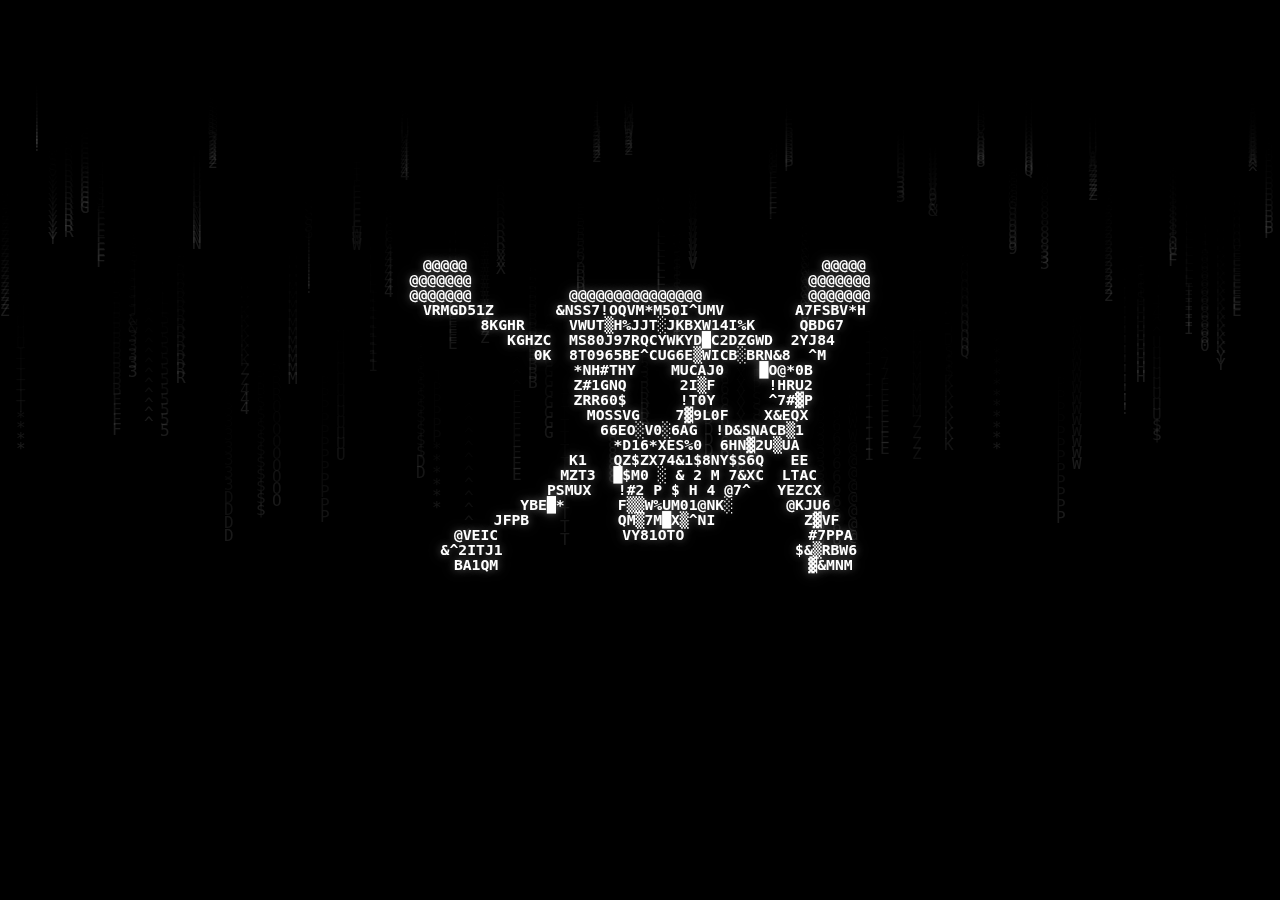
<file: index.html>
<!DOCTYPE html>
<html lang="ko">
<head>
<meta charset="UTF-8">
<meta name="viewport" content="width=device-width, initial-scale=1.0">
<title>DEVILTOWN</title>

<style>
html, body {
  margin: 0;
  padding: 0;
  width: 100%;
  height: 100%;
  background: #000;
  overflow: hidden;
  font-family: ui-monospace, Menlo, Monaco, Consolas, "Courier New", monospace;
}

/* ===== Noise background ===== */
#noise {
  position: fixed;
  inset: 0;
  z-index: 1;
  opacity: 0.45;
}

/* ===== Center stage ===== */
.stage {
  position: fixed;
  inset: 0;
  display: flex;
  justify-content: center;
  align-items: center;
  z-index: 10;
  pointer-events: none;
}

#art {
  text-align: center;
  padding: 24px 30px;
  background: rgba(0,0,0,0.15);
  box-shadow: 0 0 80px 50px rgba(0,0,0,0.6);
}

/* ===== ASCII ===== */
pre {
  margin: 0;
  white-space: pre;
  color: #fff;
  text-shadow:
    0 0 8px rgba(255,255,255,0.35),
    0 0 18px rgba(255,255,255,0.2);
}

#ascii {
  font-size: clamp(10px, 1.15vw, 16px);
  line-height: 1.02;
  font-weight: 800;
}
#skullSpan{ display:block; font-size: 1em; }
#logoSpan{ display:block; font-size: 0.70em; margin-top: 12px; }

#skullSpan.glitch{
  animation: nudge 4.2s steps(6,end) infinite;
  filter: brightness(1.1) contrast(1.2);
}

#skullSpan.burst{
  text-shadow:
    -4px 0 rgba(255,255,255,0.55),
     4px 0 rgba(255,255,255,0.35),
     0 0 24px rgba(255,255,255,0.6),
     0 0 64px rgba(255,255,255,0.3);
}

@keyframes nudge {
  0% { transform: translate(0,0); }
  6% { transform: translate(-3px,1px); }
  12% { transform: translate(4px,-2px); }
  18% { transform: translate(-5px,0); }
  24% { transform: translate(3px,2px); }
  30% { transform: translate(0,-3px); }
  60% { transform: translate(0,0); }
  72% { transform: translate(-4px,2px); }
  84% { transform: translate(5px,-2px); }
  100% { transform: translate(0,0); }
}

@keyframes logoFlicker{
  0%, 100%{ opacity: 1; }
  45%{ opacity: 0.92; }
  46%{ opacity: 1; }
  78%{ opacity: 0.95; }
  79%{ opacity: 1; }
}

#logoSpan.glitch{
  animation: logoFlicker 1.9s steps(2,end) infinite;
  filter: brightness(1.05) contrast(1.15);
}

#logoSpan.burst{
  text-shadow:
    -4px 0 rgba(255,255,255,0.55),
     4px 0 rgba(255,255,255,0.35),
     0 0 24px rgba(255,255,255,0.6),
     0 0 64px rgba(255,255,255,0.3);
}

</style>
</head>

<body>

<canvas id="noise"></canvas>

<div class="stage">
  <div id="art">
    <pre id="ascii"><span id="skullSpan"></span><span id="logoSpan"></span></pre>
  </div>
</div>


<script>
/* ===== Noise ===== */
// ===== Config =====
// backgroundMode:
//  - "digitalRain" : option #1 (slow matrix-like rain, clearer)
//  - "noiseFade"   : current option #3 (random noise that fades after skull/logo)
let backgroundMode = "digitalRain";

// Visual effects
let enableSuckIn = false; // dark vignette that ramps up when skull decoding starts

// iPhone / mobile perf hints
const isMobile = /iPhone|iPad|iPod|Android/i.test(navigator.userAgent);
const DPR_CAP = isMobile ? 1.5 : 2;
let dpr = Math.min(window.devicePixelRatio || 1, DPR_CAP);
let lastFrame = 0;
const TARGET_DT = isMobile ? 33 : 16; // ~30fps mobile, ~60fps desktop

const canvas = document.getElementById("noise");
const ctx = canvas.getContext("2d");
const chars = "ABCDEFGHIJKLMNOPQRSTUVWXYZ0123456789!@#$%^&*";
const fontSize = 16;
let cols, rows, grid = [];

// noise intensity controls (option #3: fade out over time)
let noiseTextAlpha = 0.22;      // how bright characters are
let noiseTrailAlpha = 0.35;     // how much the previous frame remains (lower = longer trails)
let noiseTargetTextAlpha = noiseTextAlpha;
let noiseTargetTrailAlpha = noiseTrailAlpha;

// option #1 digital rain state
let dropsY = [];
let dropsSpeed = [];
let dropsChar = [];

// suck-in effect state
let suck = 0;          // 0..1 intensity
let suckTarget = 0;

function resize(){
  dpr = Math.min(window.devicePixelRatio || 1, DPR_CAP);
  canvas.width = Math.floor(innerWidth * dpr);
  canvas.height = Math.floor(innerHeight * dpr);
  canvas.style.width = innerWidth + "px";
  canvas.style.height = innerHeight + "px";
  ctx.setTransform(dpr, 0, 0, dpr, 0, 0);

  cols = Math.ceil(innerWidth / fontSize);
  rows = Math.ceil(innerHeight / fontSize);
  grid = new Array(cols * rows).fill("");

  // digital rain state
  dropsY = new Array(cols).fill(0);
  dropsSpeed = new Array(cols).fill(0).map(() => 0.2 + Math.random() * 0.6);
  dropsChar = new Array(cols).fill(0).map(() => chars[Math.floor(Math.random() * chars.length)]);

  ctx.font = fontSize + "px monospace";
}

function drawNoise(now = performance.now()){
  // Simple frame throttling for mobile
  if (now - lastFrame < TARGET_DT) {
    requestAnimationFrame(drawNoise);
    return;
  }
  lastFrame = now;

  // Smoothly approach suck target
  suck += (suckTarget - suck) * 0.025;

  if (backgroundMode === "digitalRain") {
    // Slight fade to keep trails (gives motion without heavy redraw cost)
    ctx.fillStyle = `rgba(0,0,0,${0.18 + 0.25 * suck})`;
    ctx.fillRect(0, 0, innerWidth, innerHeight);

    // characters
    const alpha = 0.14 + 0.10 * (1 - suck); // visible initially, dim when sucking in
    ctx.fillStyle = `rgba(255,255,255,${alpha})`;
    ctx.font = fontSize + "px monospace";

    for (let c = 0; c < cols; c++) {
      // occasionally change the column character
      if (Math.random() > 0.92) dropsChar[c] = chars[Math.floor(Math.random() * chars.length)];

      const x = c * fontSize;
      const y = dropsY[c] * fontSize;
      ctx.fillText(dropsChar[c], x, y);

      // move down slowly
      dropsY[c] += dropsSpeed[c];

      // reset occasionally after it passes bottom
      if (y > innerHeight + fontSize * 2 && Math.random() > 0.97) {
        dropsY[c] = 0;
        dropsSpeed[c] = 0.2 + Math.random() * 0.6;
      }
    }

  } else {
    // ===== noiseFade (option #3) =====
    ctx.fillStyle = `rgba(0,0,0,${noiseTrailAlpha})`;
    ctx.fillRect(0, 0, innerWidth, innerHeight);

    noiseTextAlpha += (noiseTargetTextAlpha - noiseTextAlpha) * 0.02;
    noiseTrailAlpha += (noiseTargetTrailAlpha - noiseTrailAlpha) * 0.02;

    // slightly dimmer when sucking in
    const a = Math.max(0, noiseTextAlpha * (1 - 0.65 * suck));
    ctx.fillStyle = `rgba(255,255,255,${a})`;
    ctx.font = fontSize + "px monospace";

    // lower draw cost on mobile by skipping some cells
    const step = isMobile ? 2 : 1;
    for(let i = 0; i < grid.length; i += step){
      if(Math.random() > 0.90){
        grid[i] = chars[Math.floor(Math.random() * chars.length)];
      }
      const ch = grid[i];
      if(ch){
        const x = (i % cols) * fontSize;
        const y = Math.floor(i / cols) * fontSize + fontSize;
        ctx.fillText(ch, x, y);
        if(Math.random() > 0.985) grid[i] = "";
      }
    }
  }

  // Optional suck-in vignette (dark radial gradient centered on the art)
  if (enableSuckIn && suck > 0.01) {
    const rect = art.getBoundingClientRect();
    const cx = rect.left + rect.width / 2;
    const cy = rect.top + rect.height / 2;

    const r0 = Math.max(rect.width, rect.height) * (0.35 + 0.15 * (1 - suck));
    const r1 = Math.max(innerWidth, innerHeight) * (0.65 + 0.25 * suck);

    const g = ctx.createRadialGradient(cx, cy, r0, cx, cy, r1);
    g.addColorStop(0, `rgba(0,0,0,${0.00 + 0.18 * suck})`);
    g.addColorStop(1, `rgba(0,0,0,${0.25 + 0.55 * suck})`);

    ctx.fillStyle = g;
    ctx.fillRect(0, 0, innerWidth, innerHeight);
  }

  requestAnimationFrame(drawNoise);
}

/* ===== ASCII DATA ===== */
const SKULL = `
 @@@@@                                        @@@@@
@@@@@@@                                      @@@@@@@
@@@@@@@           @@@@@@@@@@@@@@@            @@@@@@@
 @@@@@@@@       @@@@@@@@@@@@@@@@@@@        @@@@@@@@
     @@@@@     @@@@@@@@@@@@@@@@@@@@@     @@@@@
       @@@@@  @@@@@@@@@@@@@@@@@@@@@@@  @@@@@
         @@  @@@@@@@@@@@@@@@@@@@@@@@@@  @@
            @@@@@@@    @@@@@@    @@@@@@
            @@@@@@      @@@@      @@@@@
            @@@@@@      @@@@      @@@@@
             @@@@@@    @@@@@@    @@@@@
              @@@@@@@@@@@  @@@@@@@@@@
               @@@@@@@@@@  @@@@@@@@@
           @@   @@@@@@@@@@@@@@@@@   @@
           @@@@  @@@@ @ @ @ @ @@@@  @@@@
          @@@@@   @@@ @ @ @ @ @@@   @@@@@
        @@@@@      @@@@@@@@@@@@@      @@@@@
      @@@@          @@@@@@@@@@@          @@@@
   @@@@@              @@@@@@@              @@@@@
  @@@@@@@                                 @@@@@@@
   @@@@@                                   @@@@@
`;

const LOGO = `
██████╗ ███████╗██╗   ██╗██╗██╗  ████████╗ ██████╗ ██╗    ██╗███╗   ██╗
██╔══██╗██╔════╝██║   ██║██║██║  ╚══██╔══╝██╔═══██╗██║    ██║████╗  ██║
██║  ██║█████╗  ██║   ██║██║██║     ██║   ██║   ██║██║ █╗ ██║██╔██╗ ██║
██║  ██║██╔══╝  ╚██╗ ██╔╝██║██║     ██║   ██║   ██║██║███╗██║██║╚██╗██║
██████╔╝███████╗ ╚████╔╝ ██║███████╗██║   ╚██████╔╝╚███╔███╔╝██║ ╚████║
╚═════╝ ╚══════╝  ╚═══╝  ╚═╝╚══════╝╚═╝    ╚═════╝  ╚══╝╚══╝ ╚═╝  ╚═══╝
`;

/* ===== Scramble ===== */
const decode = "ABCDEFGHIJKLMNOPQRSTUVWXYZ0123456789!@#$%^&*░▒▓█";
function reserveBlock(text){
  // Keep line breaks and spaces so the layout is reserved without showing glyphs
  return text.split("\n").map(line => line.replace(/[^\s]/g, " ")).join("\n");
}
function scramble(el, text, speed=22, steps=50){
  const lines = text.split("\n");
  const totalLines = lines.length;
  let revealed = 0;

  return new Promise(res => {
    const it = setInterval(() => {
      const out = lines.map((line, li) => {
        if (li < revealed) return line;
        if (line.length === 0) return "";

        return line.split("").map(ch => {
          // keep spaces so the silhouette feels stable while decoding
          if (ch === " ") return " ";
          return decode[Math.floor(Math.random() * decode.length)];
        }).join("");
      }).join("\n");

      el.textContent = out;

      revealed += totalLines / steps;
      if (revealed >= totalLines) {
        clearInterval(it);
        el.textContent = text;
        res();
      }
    }, speed);
  });
}

/* ===== Sequence ===== */
const art = document.getElementById("art");
const skullSpan = document.getElementById("skullSpan");
const logoSpan  = document.getElementById("logoSpan");

let glitchTimer = null;

async function play(){
  skullSpan.textContent = "";
  // reserve logo height/position immediately so it doesn't pop in
  logoSpan.textContent  = reserveBlock(LOGO);

  // Background behavior
  if (backgroundMode === "noiseFade") {
    noiseTargetTextAlpha = 0.22;
    noiseTargetTrailAlpha = 0.35;
  }

  // reset suck-in
  suck = 0;
  suckTarget = 0;

  // stop visuals
  skullSpan.classList.remove("glitch","burst");
  logoSpan.classList.remove("glitch","burst");
  if (glitchTimer) clearInterval(glitchTimer);
  glitchTimer = null;

  // start “suck-in” as the skull begins decoding
  if (enableSuckIn) suckTarget = 1;

  // 1) decode skull (top -> bottom)
  await scramble(skullSpan, SKULL, 22, 55);

  // After skull is clear, start fading the background (only in noiseFade mode)
  if (backgroundMode === "noiseFade") {
    noiseTargetTextAlpha = 0.10;
    noiseTargetTrailAlpha = 0.55;
  }

  // reduce suck slightly so it doesn't feel too dark
  if (enableSuckIn) suckTarget = 0.65;

  // 2) then decode logo (top -> bottom)
  await scramble(logoSpan, LOGO, 18, 55);

  // After logo is clear, fade further (only in noiseFade mode)
  if (backgroundMode === "noiseFade") {
    noiseTargetTextAlpha = 0.04;
    noiseTargetTrailAlpha = 0.70;
  }

  // relax suck-in after the full reveal
  if (enableSuckIn) suckTarget = 0.25;

  // 3) glitch: skull moves, logo flickers/glows only
  skullSpan.classList.add("glitch");
  logoSpan.classList.add("glitch");

  glitchTimer = setInterval(() => {
    if (Math.random() < 0.22) {
      skullSpan.classList.add("burst");
      logoSpan.classList.add("burst");
      setTimeout(() => {
        skullSpan.classList.remove("burst");
        logoSpan.classList.remove("burst");
      }, 140);
    }
  }, 360);
}

window.addEventListener("keydown",e=>{
  if(e.code==="Space") play();
});
// iPhone: tap to replay
window.addEventListener("touchstart", () => play(), { passive: true });

/* ===== Boot ===== */
resize();
drawNoise();
setTimeout(play,500);
</script>

</body>
</html>
</file>
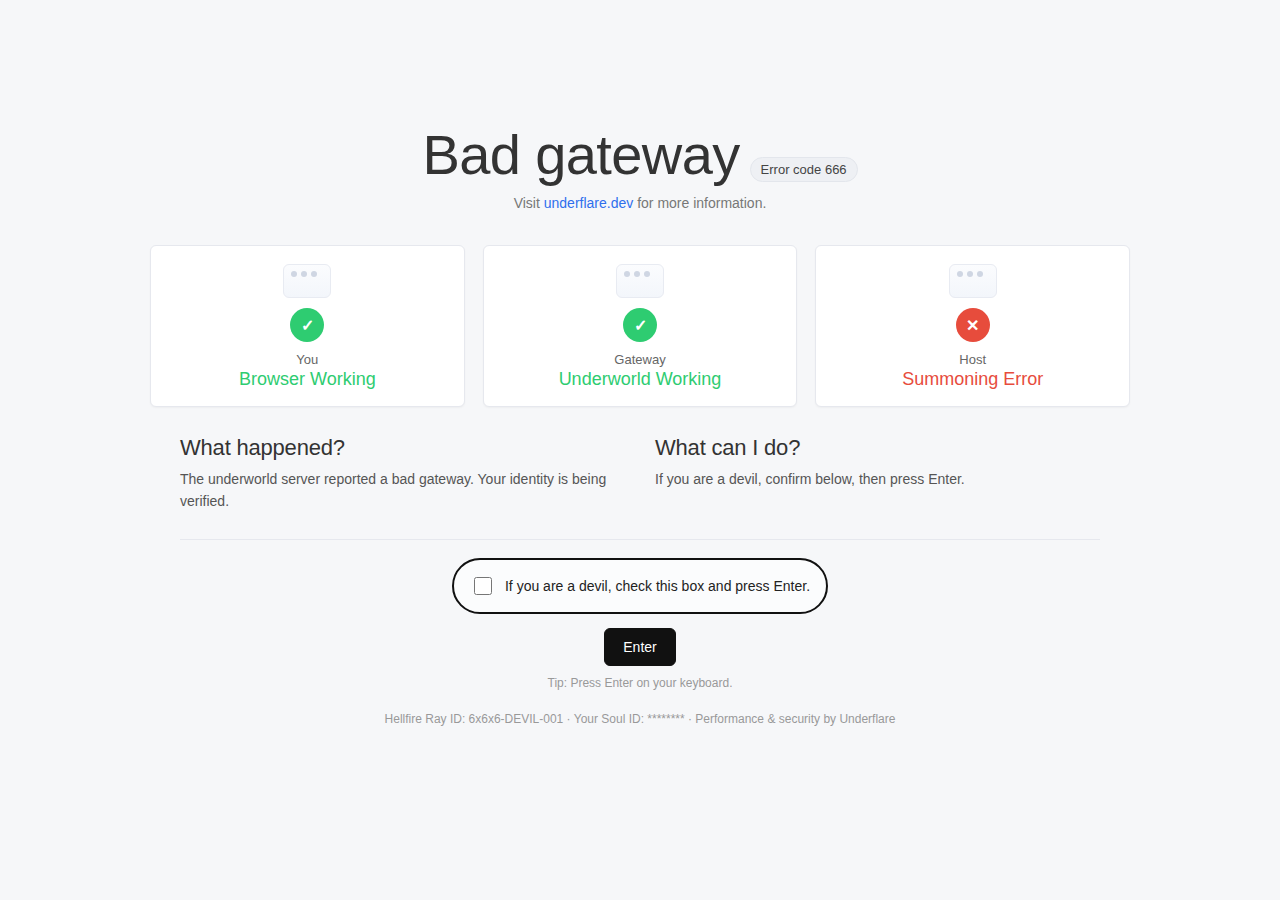
<file: gateway.html>
<!DOCTYPE html>
<html lang="en">

<head>
    <meta charset="UTF-8" />
    <meta name="viewport" content="width=device-width, initial-scale=1.0" />
    <title>Bad gateway</title>

    <style>
        :root {
            --bg: #f6f7f9;
            --text: #333;
            --muted: #777;
            --muted2: #999;
            --card: #fff;
            --border: #e6e8ee;
            --good: #2ecc71;
            --bad: #e74c3c;
            --shadow: 0 1px 2px rgba(0, 0, 0, 0.04);
        }

        * {
            box-sizing: border-box;
        }

        html,
        body {
            height: 100%;
        }

        body {
            margin: 0;
            background: var(--bg);
            color: var(--text);
            font-family: -apple-system, BlinkMacSystemFont, "Segoe UI", Roboto, Helvetica, Arial, sans-serif;
            -webkit-font-smoothing: antialiased;
            -moz-osx-font-smoothing: grayscale;
        }

        .wrap {
            min-height: 100%;
            display: flex;
            align-items: center;
            justify-content: center;
            padding: 48px 16px;
        }

        .container {
            width: 100%;
            max-width: 980px;
            text-align: center;
            margin-top: -48px;
        }

        .title {
            display: flex;
            align-items: baseline;
            justify-content: center;
            gap: 10px;
            flex-wrap: wrap;
        }

        h1 {
            margin: 0;
            font-size: 56px;
            font-weight: 400;
            letter-spacing: -0.6px;
            line-height: 1.05;
        }

        .badge {
            font-size: 13px;
            color: #444;
            background: #eef0f4;
            border: 1px solid #e3e6ec;
            padding: 4px 10px;
            border-radius: 999px;
            vertical-align: middle;
        }

        .sub {
            margin-top: 10px;
            color: var(--muted);
            font-size: 14px;
        }

        .sub a {
            color: #2f6fed;
            text-decoration: none;
        }

        .sub a:hover {
            text-decoration: underline;
        }

        .status-row {
            margin: 34px auto 28px;
            display: grid;
            grid-template-columns: repeat(3, 1fr);
            gap: 18px;
            align-items: stretch;
        }

        .status {
            background: var(--card);
            border: 1px solid var(--border);
            border-radius: 6px;
            box-shadow: var(--shadow);
            padding: 18px 16px 16px;
            text-align: center;
        }

        .mini-ico {
            width: 48px;
            height: 34px;
            margin: 0 auto 10px;
            border-radius: 6px;
            border: 1px solid #e8ebf2;
            background: linear-gradient(#fbfcfe, #f3f6fb);
            position: relative;
        }

        .mini-ico:before {
            content: "";
            position: absolute;
            top: 6px;
            left: 7px;
            width: 6px;
            height: 6px;
            border-radius: 50%;
            background: #cfd6e3;
            box-shadow: 10px 0 0 #cfd6e3, 20px 0 0 #cfd6e3;
        }

        .state-dot {
            width: 34px;
            height: 34px;
            border-radius: 50%;
            margin: 10px auto 0;
            display: flex;
            align-items: center;
            justify-content: center;
            font-weight: 700;
            color: white;
            letter-spacing: -0.2px;
        }

        .state-dot.good {
            background: var(--good);
        }

        .state-dot.bad {
            background: var(--bad);
        }

        .label {
            margin-top: 10px;
            font-size: 13px;
            color: #666;
        }

        .state {
            margin-top: 2px;
            font-size: 18px;
            font-weight: 500;
        }

        .state.good {
            color: var(--good);
        }

        .state.bad {
            color: var(--bad);
        }

        .two-col {
            margin: 18px auto 0;
            display: grid;
            grid-template-columns: 1fr 1fr;
            gap: 30px;
            text-align: left;
            max-width: 920px;
        }

        h2 {
            margin: 0 0 8px;
            font-size: 22px;
            font-weight: 500;
            letter-spacing: -0.2px;
        }

        p {
            margin: 0;
            color: #555;
            line-height: 1.55;
            font-size: 14px;
        }

        .divider {
            margin: 26px auto 18px;
            height: 1px;
            background: #e6e8ee;
            max-width: 920px;
        }

        .confirm {
            display: inline-flex;
            align-items: center;
            gap: 10px;
            padding: 14px 16px;
            border: 2px solid #111;
            border-radius: 999px;
            background: rgba(255, 255, 255, 0.6);
        }

        .confirm input {
            width: 18px;
            height: 18px;
            accent-color: #111;
        }

        .confirm label {
            font-size: 14px;
            color: #222;
            user-select: none;
        }

        .actions {
            margin-top: 14px;
            display: flex;
            justify-content: center;
            gap: 10px;
        }

        .btn {
            appearance: none;
            border: 1px solid #111;
            background: #111;
            color: #fff;
            padding: 10px 18px;
            border-radius: 6px;
            font-size: 14px;
            cursor: pointer;
        }

        .btn:active {
            transform: translateY(1px);
        }

        .hint {
            margin-top: 10px;
            font-size: 12px;
            color: var(--muted2);
        }

        .meta {
            margin-top: 22px;
            font-size: 12px;
            color: var(--muted2);
        }

        @keyframes shake {
            0% {
                transform: translateX(0);
            }

            20% {
                transform: translateX(-6px);
            }

            40% {
                transform: translateX(6px);
            }

            60% {
                transform: translateX(-4px);
            }

            80% {
                transform: translateX(4px);
            }

            100% {
                transform: translateX(0);
            }
        }

        .shake {
            animation: shake 0.28s linear;
        }

        @media (max-width: 820px) {
            .container {
                margin-top: 0;
            }

            h1 {
                font-size: 44px;
            }

            .status-row {
                grid-template-columns: 1fr;
            }

            .two-col {
                grid-template-columns: 1fr;
            }

            .confirm {
                border-radius: 16px;
                text-align: left;
                width: min(560px, 92vw);
                justify-content: flex-start;
            }
        }
    </style>
</head>

<body>
    <div class="wrap">
        <div class="container" id="page">
            <div class="title">
                <h1>Bad gateway</h1>
                <span class="badge">Error code 666</span>
            </div>

            <div class="sub">
                Visit <a href="#" onclick="return false;">underflare.dev</a> for more information.
            </div>

            <div class="status-row">
                <div class="status">
                    <div class="mini-ico" aria-hidden="true"></div>
                    <div class="state-dot good" aria-hidden="true">✓</div>
                    <div class="label">You</div>
                    <div class="state good">Browser Working</div>
                </div>

                <div class="status">
                    <div class="mini-ico" aria-hidden="true"></div>
                    <div class="state-dot good" aria-hidden="true">✓</div>
                    <div class="label">Gateway</div>
                    <div class="state good">Underworld Working</div>
                </div>

                <div class="status">
                    <div class="mini-ico" aria-hidden="true"></div>
                    <div class="state-dot bad" aria-hidden="true">✕</div>
                    <div class="label">Host</div>
                    <div class="state bad">Summoning Error</div>
                </div>
            </div>

            <div class="two-col">
                <div>
                    <h2>What happened?</h2>
                    <p>The underworld server reported a bad gateway. Your identity is being verified.</p>
                </div>
                <div>
                    <h2>What can I do?</h2>
                    <p>If you are a devil, confirm below, then press Enter.</p>
                </div>
            </div>

            <div class="divider"></div>

            <div class="confirm">
                <input type="checkbox" id="devilCheck" />
                <label for="devilCheck">If you are a devil, check this box and press Enter.</label>
            </div>

            <div class="actions">
                <button class="btn" id="enterBtn" type="button">Enter</button>
            </div>

            <div class="hint">Tip: Press Enter on your keyboard.</div>

            <div class="meta">
                Hellfire Ray ID: 6x6x6-DEVIL-001 · Your Soul ID: ******** · Performance & security by Underflare
            </div>
        </div>
    </div>

    <script>
        const page = document.getElementById("page");
        const checkbox = document.getElementById("devilCheck");
        const btn = document.getElementById("enterBtn");

        function shake() {
            page.classList.remove("shake");
            void page.offsetWidth;
            page.classList.add("shake");
            setTimeout(() => page.classList.remove("shake"), 300);
        }

        function verify() {
            if (!checkbox.checked) {
                shake();
                return;
            }
            // Redirect to main site
            window.location.href = "/index.html";
        }

        btn.addEventListener("click", verify);

        document.addEventListener("keydown", (e) => {
            if (e.key === "Enter") verify();
        });
    </script>
</body>

</html>
</file>
